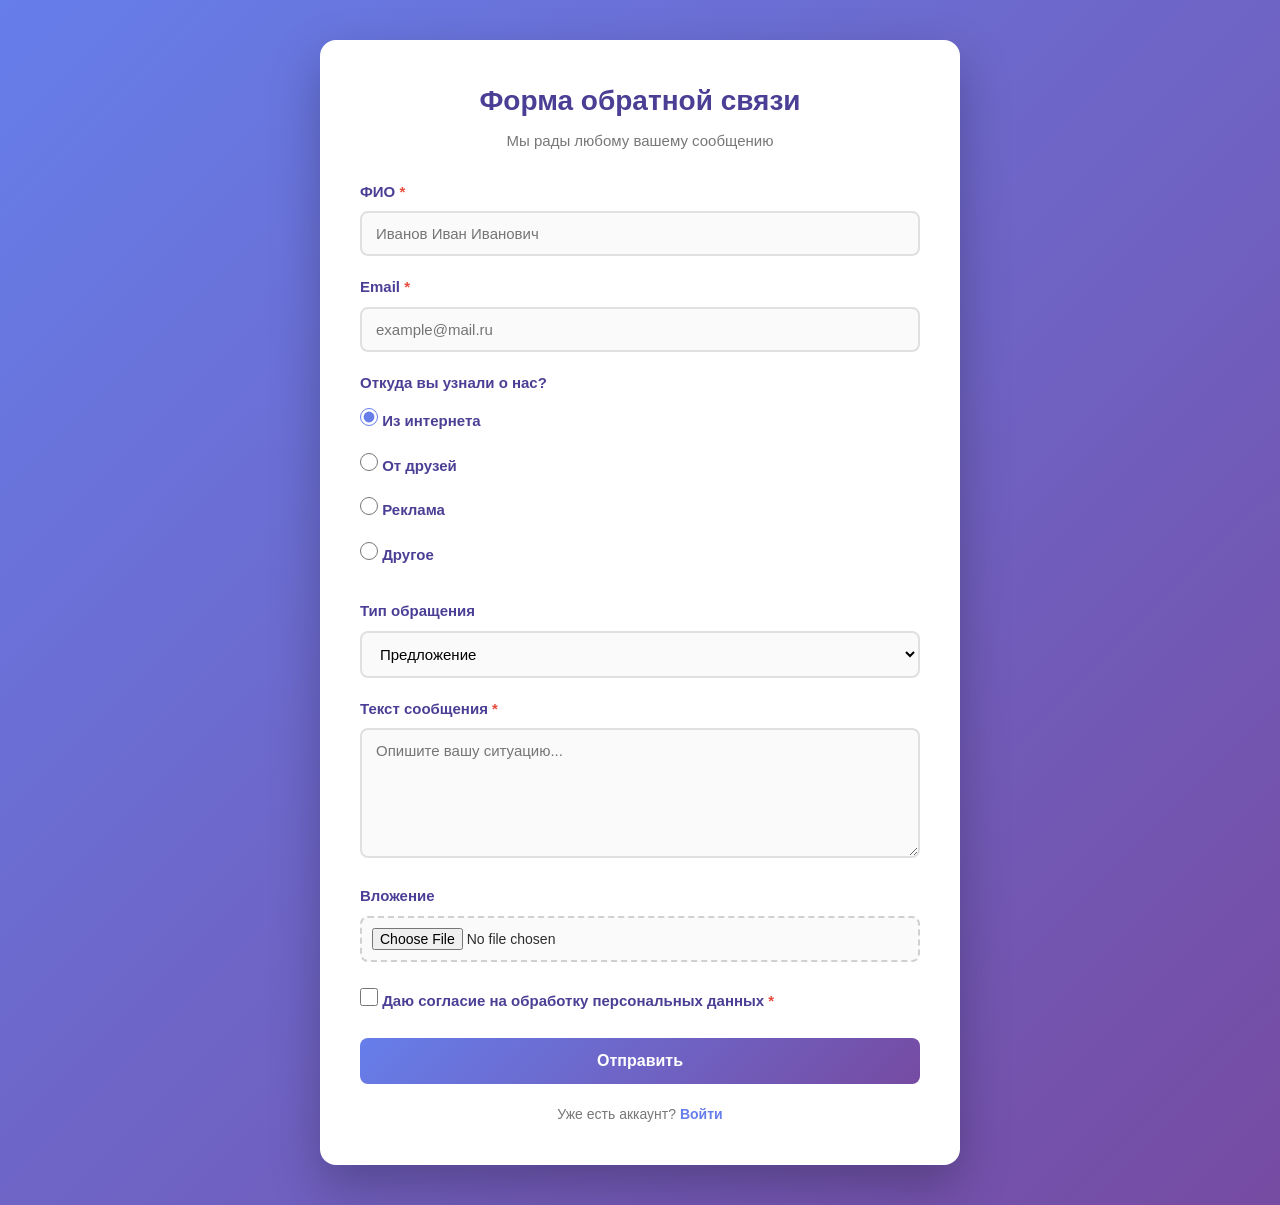
<file: index.html>
<!DOCTYPE html>
<html lang="ru">
<head>
    <meta charset="UTF-8">
    <meta name="viewport" content="width=device-width, initial-scale=1.0">
    <title>Обратная связь</title>
    <link rel="stylesheet" href="style.css">
</head>
<body class="feedback-page">

    <div class="feedback-wrapper">
        <h1>Форма обратной связи</h1>
        <p class="subtitle">Мы рады любому вашему сообщению</p>

        <form action="#" method="post" enctype="multipart/form-data" class="feedback-form">

            <!-- ФИО -->
            <div class="form-group">
                <label for="fio">ФИО <span class="required">*</span></label>
                <input type="text" id="fio" name="fio"
                       placeholder="Иванов Иван Иванович" required>
            </div>

            <!-- Email -->
            <div class="form-group">
                <label for="email">Email <span class="required">*</span></label>
                <input type="email" id="email" name="email"
                       placeholder="example@mail.ru" required>
            </div>

            <!-- Откуда узнали (радио) -->
            <fieldset class="form-group">
                <legend>Откуда вы узнали о нас?</legend>
                <label class="radio">
                    <input type="radio" name="source" value="internet" checked>
                    <span>Из интернета</span>
                </label>
                <label class="radio">
                    <input type="radio" name="source" value="friends">
                    <span>От друзей</span>
                </label>
                <label class="radio">
                    <input type="radio" name="source" value="advertising">
                    <span>Реклама</span>
                </label>
                <label class="radio">
                    <input type="radio" name="source" value="other">
                    <span>Другое</span>
                </label>
            </fieldset>

            <!-- Тип обращения (селектор) -->
            <div class="form-group">
                <label for="type">Тип обращения</label>
                <select id="type" name="type">
                    <option value="complaint">Жалоба</option>
                    <option value="suggestion" selected>Предложение</option>
                </select>
            </div>

            <!-- Сообщение -->
            <div class="form-group">
                <label for="message">Текст сообщения <span class="required">*</span></label>
                <textarea id="message" name="message" rows="6"
                          placeholder="Опишите вашу ситуацию..." required></textarea>
            </div>

            <!-- Вложение -->
            <div class="form-group">
                <label for="file">Вложение</label>
                <input type="file" id="file" name="file">
            </div>

            <!-- Согласие -->
            <div class="form-group checkbox-group">
                <label class="checkbox">
                    <input type="checkbox" name="consent" required>
                    <span>Даю согласие на обработку персональных данных <span class="required">*</span></span>
                </label>
            </div>

            <button type="submit" class="btn-submit">Отправить</button>
        </form>

        <p class="login-link">
            Уже есть аккаунт? <a href="login.html">Войти</a>
        </p>
    </div>

</body>
</html>
</file>
<file: style.css>
/* ===== Базовые настройки ===== */
* {
    margin: 0;
    padding: 0;
    box-sizing: border-box;
}

body {
    font-family: 'Segoe UI', Tahoma, Verdana, sans-serif;
    font-size: 16px;
    color: #2d2d2d;
    line-height: 1.5;
    min-height: 100vh;
}

/* ========== СТРАНИЦА ОБРАТНОЙ СВЯЗИ ========== */
.feedback-page {
    background: linear-gradient(135deg, #667eea 0%, #764ba2 100%);
    display: flex;
    justify-content: center;
    padding: 40px 20px;
}

.feedback-wrapper {
    background: #ffffff;
    max-width: 640px;
    width: 100%;
    padding: 40px;
    border-radius: 16px;
    box-shadow: 0 20px 50px rgba(0, 0, 0, 0.25);
}

.feedback-wrapper h1 {
    font-size: 28px;
    color: #4a3f95;
    margin-bottom: 8px;
    text-align: center;
}

.subtitle {
    text-align: center;
    color: #777;
    margin-bottom: 28px;
    font-size: 15px;
}

/* ===== Общие элементы форм ===== */
.form-group {
    margin-bottom: 20px;
    border: none;
}

.form-group > label,
.form-group > legend {
    display: block;
    font-weight: 600;
    margin-bottom: 8px;
    font-size: 15px;
    color: #4a3f95;
}

.required {
    color: #e74c3c;
}

input[type="text"],
input[type="email"],
input[type="password"],
select,
textarea {
    width: 100%;
    padding: 12px 14px;
    font-size: 15px;
    font-family: inherit;
    border: 2px solid #e0e0e0;
    border-radius: 8px;
    background: #fafafa;
    transition: border-color 0.25s, box-shadow 0.25s, background 0.25s;
}

input[type="text"]:focus,
input[type="email"]:focus,
input[type="password"]:focus,
select:focus,
textarea:focus {
    outline: none;
    border-color: #667eea;
    background: #ffffff;
    box-shadow: 0 0 0 4px rgba(102, 126, 234, 0.15);
}

textarea {
    resize: vertical;
    min-height: 120px;
}

/* Радио и чекбоксы */
.radio,
.checkbox {
    display: flex;
    align-items: center;
    gap: 10px;
    font-weight: 400;
    padding: 6px 0;
    cursor: pointer;
    color: #333;
}

.radio input,
.checkbox input {
    width: 18px;
    height: 18px;
    accent-color: #667eea;
    cursor: pointer;
}

/* Кнопка */
.btn-submit {
    display: block;
    width: 100%;
    padding: 14px;
    font-size: 16px;
    font-weight: 600;
    color: #fff;
    background: linear-gradient(135deg, #667eea, #764ba2);
    border: none;
    border-radius: 8px;
    cursor: pointer;
    transition: transform 0.2s, box-shadow 0.2s;
    margin-top: 10px;
}

.btn-submit:hover {
    transform: translateY(-2px);
    box-shadow: 0 8px 20px rgba(102, 126, 234, 0.4);
}

.btn-submit:active {
    transform: translateY(0);
}

.login-link,
.register-link {
    text-align: center;
    margin-top: 20px;
    font-size: 14px;
    color: #777;
}

.login-link a,
.register-link a {
    color: #667eea;
    font-weight: 600;
    text-decoration: none;
}

.login-link a:hover,
.register-link a:hover {
    text-decoration: underline;
}

/* Вложение файла */
input[type="file"] {
    font-size: 14px;
    padding: 10px;
    border: 2px dashed #d0d0d0;
    border-radius: 8px;
    width: 100%;
    cursor: pointer;
    background: #fafafa;
}

input[type="file"]:hover {
    border-color: #667eea;
}

/* ========== СТРАНИЦА АУТЕНТИФИКАЦИИ ========== */
.login-page {
    /* Фоновое изображение на весь экран */
    background-image: url('img/bg.jpg');
    background-size: cover;
    background-position: center;
    background-repeat: no-repeat;
    background-attachment: fixed;

    /* Центрирование формы */
    display: flex;
    justify-content: center;
    align-items: center;
    min-height: 100vh;
    padding: 20px;
}

/* Полупрозрачный тёмный слой поверх картинки для контраста */
.login-page::before {
    content: '';
    position: fixed;
    inset: 0;
    background: rgba(0, 0, 0, 0.45);
    z-index: 0;
}

.login-wrapper {
    position: relative;
    z-index: 1;
    width: 100%;
    max-width: 400px;
}

.login-form {
    background: rgba(255, 255, 255, 0.95);
    padding: 40px 32px;
    border-radius: 16px;
    box-shadow: 0 20px 50px rgba(0, 0, 0, 0.5);
    backdrop-filter: blur(4px);
}

.login-form h2 {
    text-align: center;
    font-size: 26px;
    color: #4a3f95;
    margin-bottom: 24px;
}

/* ===== Адаптивность ===== */
@media (max-width: 480px) {
    .feedback-wrapper,
    .login-form {
        padding: 24px 18px;
    }

    .feedback-wrapper h1 {
        font-size: 22px;
    }
}
</file>
